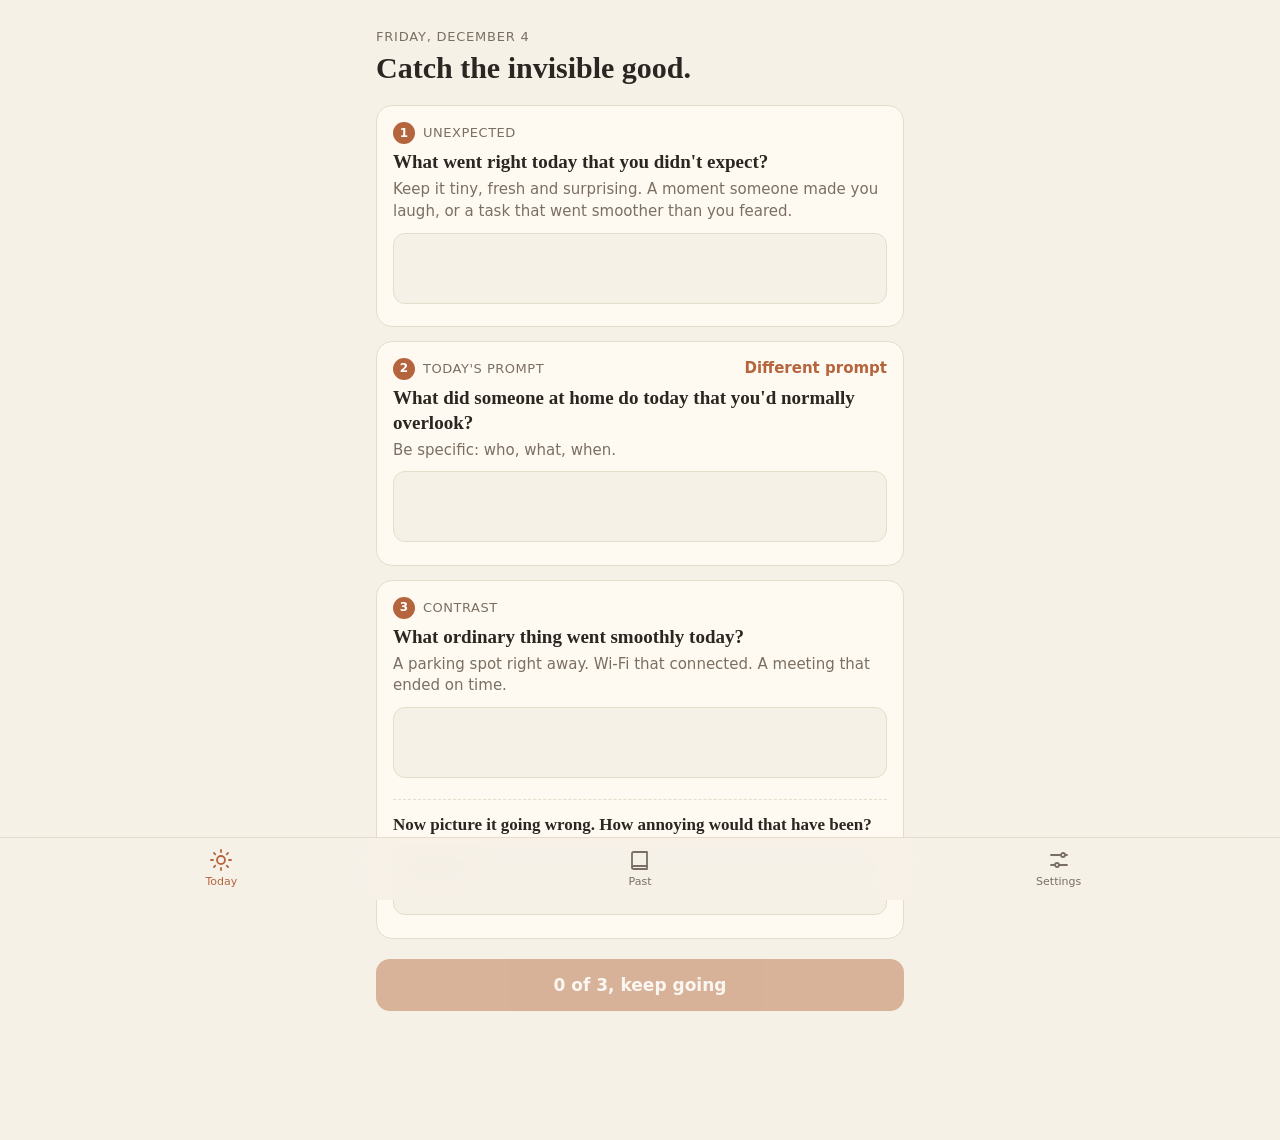
<file: index.html>
<!doctype html>
<html lang="en">
<head>
  <meta charset="utf-8">
  <meta name="viewport" content="width=device-width, initial-scale=1, viewport-fit=cover">
  <title>Invisible Good</title>
  <meta name="description" content="A tiny gratitude journal for catching the invisible good hiding in plain sight.">
  <meta name="theme-color" content="#f6f1e7" media="(prefers-color-scheme: light)">
  <meta name="theme-color" content="#1c1916" media="(prefers-color-scheme: dark)">
  <meta name="apple-mobile-web-app-capable" content="yes">
  <meta name="mobile-web-app-capable" content="yes">
  <meta name="apple-mobile-web-app-status-bar-style" content="default">
  <meta name="apple-mobile-web-app-title" content="Good">
  <link rel="apple-touch-icon" href="icons/icon-180.png">
  <link rel="icon" href="icons/icon.svg" type="image/svg+xml">
  <link rel="manifest" href="manifest.webmanifest">
  <link rel="stylesheet" href="styles.css">
</head>
<body>
  <main id="app">

    <section class="view" data-view="today" aria-labelledby="today-title">
      <header class="page-header">
        <p class="eyebrow" id="today-date"></p>
        <h1 id="today-title">Catch the invisible good.</h1>
      </header>

      <div id="install-banner" class="banner" hidden>
        <p><strong>Install it:</strong> tap <span class="kbd">Share</span> then <span class="kbd">Add to Home Screen</span>. It'll open like an app and work offline.</p>
        <button type="button" class="link" data-dismiss="install">Dismiss</button>
      </div>

      <div id="backup-banner" class="banner" hidden>
        <p>Your entries live only on this phone. <button type="button" class="link" data-action="export">Back them up now</button>.</p>
      </div>

      <div id="editing-banner" class="banner" hidden>
        <p>Editing <strong id="editing-date"></strong>.</p>
        <button type="button" class="link" data-action="back-to-today">Back to today</button>
      </div>

      <ol id="slots" class="slots"></ol>

      <div class="actions">
        <button type="button" id="done-btn" class="primary" disabled>Save today's three</button>
        <p id="save-status" class="status" aria-live="polite"></p>
      </div>

      <div id="done-panel" class="done-panel" hidden>
        <p class="done-title">Three good things, caught.</p>
        <p id="done-count" class="muted"></p>
      </div>

      <aside id="resurface" class="resurface" hidden aria-labelledby="resurface-label">
        <p class="eyebrow" id="resurface-label">From your past</p>
        <p class="resurface-when" id="resurface-when"></p>
        <blockquote id="resurface-text"></blockquote>
        <p class="resurface-reflection" id="resurface-reflection" hidden></p>
        <button type="button" class="link" data-action="resurface-next">Show another</button>
      </aside>
    </section>

    <section class="view" data-view="past" aria-labelledby="past-title" hidden>
      <header class="page-header">
        <p class="eyebrow" id="past-count"></p>
        <h1 id="past-title">Past entries</h1>
      </header>
      <label class="search">
        <span class="visually-hidden">Search entries</span>
        <input type="search" id="search" placeholder="Search your good things" autocomplete="off">
      </label>
      <div id="past-list"></div>
      <p id="past-empty" class="empty" hidden>Nothing here yet. Your first entry will show up here.</p>
    </section>

    <section class="view" data-view="settings" aria-labelledby="settings-title" hidden>
      <header class="page-header">
        <p class="eyebrow">Settings</p>
        <h1 id="settings-title">Make it a habit</h1>
      </header>

      <div class="card">
        <h2>Daily reminder</h2>
        <p class="muted">A home-screen web app can't reliably send its own notifications on iPhone, so this adds a repeating event with an alert to your Calendar instead.</p>
        <label class="field">
          <span>Remind me at</span>
          <select id="reminder-time"></select>
        </label>
        <button type="button" class="secondary" data-action="share-reminder">Add daily reminder to Calendar</button>
        <ol class="steps small">
          <li>Tap the button, then choose <strong>Save to Files</strong>.</li>
          <li>Open the <strong>Files</strong> app and tap <strong>invisible-good-reminder</strong>.</li>
          <li>Tap <strong>Add All</strong>.</li>
        </ol>
        <p class="muted small">It starts from the next time you picked and stays at that time through daylight saving changes. To change the time, delete the old event in Calendar and add a new one.</p>
        <details>
          <summary>Prefer a Shortcuts automation?</summary>
          <ol class="steps">
            <li>Open the <strong>Shortcuts</strong> app, then tap <strong>Automation</strong>, then <strong>+</strong>.</li>
            <li>Choose <strong>Time of Day</strong>, pick your time, set it to <strong>Daily</strong> and <strong>Run Immediately</strong>.</li>
            <li>Add the action <strong>Open App</strong> and pick <strong>Good</strong>, the icon you added to your Home Screen.</li>
          </ol>
          <p class="muted">That opens the journal automatically each day. The Calendar reminder is gentler because it only nudges you.</p>
        </details>
      </div>

      <div class="card">
        <h2>Backup</h2>
        <p class="muted">Entries are stored only on this device and are never uploaded. Export a backup and save it to Files or iCloud Drive now and then.</p>
        <p id="last-backup" class="muted"></p>
        <div class="button-row">
          <button type="button" class="secondary" data-action="export">Export backup</button>
          <button type="button" class="secondary" data-action="import">Restore from backup</button>
        </div>
        <input type="file" id="import-file" accept="application/json,.json" hidden>
      </div>

      <div class="card">
        <h2>Why this works</h2>
        <p class="muted">Health, family, a roof over your head. Those answers aren't wrong, they're just too big to feel anything. Real gratitude lives somewhere smaller: a moment someone made you laugh, a task that went smoother than you feared, a parking spot right away.</p>
        <p class="muted">Your brain already spends most of its time scanning for problems. Specific gratitude turns that lens around.</p>
      </div>

      <div class="card danger-zone">
        <h2>Delete everything</h2>
        <p class="muted">Permanently removes every entry from this device. Export a backup first if you might want them back.</p>
        <button type="button" class="danger" data-action="wipe">Delete all entries</button>
      </div>
    </section>

  </main>

  <nav class="tabbar" aria-label="Sections">
    <button type="button" data-tab="today" aria-current="page">
      <svg viewBox="0 0 24 24" aria-hidden="true"><circle cx="12" cy="12" r="4"/><path d="M12 2v2M12 20v2M4.9 4.9l1.4 1.4M17.7 17.7l1.4 1.4M2 12h2M20 12h2M4.9 19.1l1.4-1.4M17.7 6.3l1.4-1.4"/></svg>
      <span>Today</span>
    </button>
    <button type="button" data-tab="past">
      <svg viewBox="0 0 24 24" aria-hidden="true"><path d="M4 5.5A1.5 1.5 0 0 1 5.5 4H19v14H5.5A1.5 1.5 0 0 0 4 19.5z"/><path d="M4 19.5A1.5 1.5 0 0 0 5.5 21H19v-3"/></svg>
      <span>Past</span>
    </button>
    <button type="button" data-tab="settings">
      <svg viewBox="0 0 24 24" aria-hidden="true"><path d="M4 7h10M18 7h2M4 17h4M12 17h8"/><circle cx="16" cy="7" r="2"/><circle cx="10" cy="17" r="2"/></svg>
      <span>Settings</span>
    </button>
  </nav>

  <div id="toast" class="toast" role="status" aria-live="polite" hidden></div>

  <template id="slot-template">
    <li class="slot">
      <div class="slot-head">
        <span class="slot-num"></span>
        <span class="slot-label"></span>
        <button type="button" class="link shuffle" hidden aria-label="Different prompt">Different prompt</button>
      </div>
      <label class="slot-question"></label>
      <p class="slot-hint"></p>
      <textarea class="slot-text" rows="2" enterkeyhint="done"></textarea>
      <p class="nudge" hidden></p>
      <div class="reflection" hidden>
        <label class="reflection-question"></label>
        <textarea class="slot-reflection" rows="2" enterkeyhint="done" placeholder="Optional"></textarea>
      </div>
    </li>
  </template>

  <script src="app.js"></script>
</body>
</html>
</file>
<file: styles.css>
:root {
  --bg: #f6f1e7;
  --card: #fffaf1;
  --ink: #2b2622;
  --muted: #7a6f63;
  --line: #e6dccb;
  --accent: #b5653d;
  --accent-ink: #ffffff;
  --accent-soft: #f3e2d4;
  --nudge: #8a5a1f;
  --nudge-bg: #fbeed8;
  --danger: #a33a2a;
  --serif: ui-serif, "New York", "Iowan Old Style", Georgia, serif;
  --sans: -apple-system, BlinkMacSystemFont, "SF Pro Text", system-ui, sans-serif;
  --radius: 16px;
  --tabbar-h: 58px;
  color-scheme: light dark;
}

@media (prefers-color-scheme: dark) {
  :root {
    --bg: #1c1916;
    --card: #26221e;
    --ink: #ece4d6;
    --muted: #a3978a;
    --line: #3a342d;
    --accent: #d98c62;
    --accent-ink: #1c1916;
    --accent-soft: #3a2b21;
    --nudge: #f0c68a;
    --nudge-bg: #3a2e1d;
    --danger: #e37a67;
  }
}

* { box-sizing: border-box; }

html { -webkit-text-size-adjust: 100%; }

body {
  margin: 0;
  background: var(--bg);
  color: var(--ink);
  font-family: var(--sans);
  font-size: 17px;
  line-height: 1.45;
  -webkit-tap-highlight-color: transparent;
}

main {
  max-width: 560px;
  margin: 0 auto;
  padding:
    calc(env(safe-area-inset-top) + 20px)
    calc(env(safe-area-inset-right) + 16px)
    calc(env(safe-area-inset-bottom) + var(--tabbar-h) + 32px)
    calc(env(safe-area-inset-left) + 16px);
}

[hidden] { display: none !important; }

.visually-hidden {
  position: absolute; width: 1px; height: 1px; overflow: hidden;
  clip: rect(0 0 0 0); white-space: nowrap;
}

/* Headers */
.page-header { margin: 8px 0 20px; }
.eyebrow {
  margin: 0 0 4px;
  font-size: 13px;
  letter-spacing: 0.06em;
  text-transform: uppercase;
  color: var(--muted);
}
h1 {
  margin: 0;
  font-family: var(--serif);
  font-weight: 600;
  font-size: 30px;
  line-height: 1.15;
}
h2 {
  margin: 0 0 6px;
  font-family: var(--serif);
  font-size: 20px;
  font-weight: 600;
}
.muted { color: var(--muted); }

/* Banners */
.banner {
  display: flex;
  gap: 12px;
  align-items: baseline;
  justify-content: space-between;
  background: var(--accent-soft);
  border-radius: 12px;
  padding: 10px 14px;
  margin-bottom: 14px;
  font-size: 15px;
}
.banner p { margin: 0; }
.kbd {
  font-weight: 600;
  white-space: nowrap;
}

/* Slots */
.slots {
  list-style: none;
  margin: 0;
  padding: 0;
  display: grid;
  gap: 14px;
}
.slot, .card, .resurface, .done-panel, .entry {
  background: var(--card);
  border: 1px solid var(--line);
  border-radius: var(--radius);
  padding: 16px;
}
.slot-head {
  display: flex;
  align-items: center;
  gap: 8px;
  margin-bottom: 6px;
}
.slot-num {
  display: inline-grid;
  place-items: center;
  width: 22px; height: 22px;
  border-radius: 50%;
  background: var(--accent);
  color: var(--accent-ink);
  font-size: 12px;
  font-weight: 700;
}
.slot-label {
  font-size: 13px;
  letter-spacing: 0.04em;
  text-transform: uppercase;
  color: var(--muted);
  flex: 1;
}
.slot-question, .reflection-question {
  display: block;
  font-family: var(--serif);
  font-size: 19px;
  font-weight: 600;
  line-height: 1.3;
}
.reflection-question { font-size: 17px; }
.slot-hint {
  margin: 4px 0 10px;
  color: var(--muted);
  font-size: 15px;
}
.reflection {
  margin-top: 14px;
  padding-top: 14px;
  border-top: 1px dashed var(--line);
}
.reflection textarea { margin-top: 8px; }

textarea, input[type="search"], select {
  width: 100%;
  font: inherit;
  font-size: 17px; /* ≥16px stops iOS zooming on focus */
  color: var(--ink);
  background: var(--bg);
  border: 1px solid var(--line);
  border-radius: 12px;
  padding: 10px 12px;
  -webkit-appearance: none;
  appearance: none;
}
textarea {
  resize: none;
  min-height: 64px;
  overflow: hidden;
  font-family: var(--serif);
}
textarea:focus, input:focus {
  outline: 2px solid var(--accent);
  outline-offset: 1px;
  border-color: transparent;
}

.nudge {
  margin: 10px 0 0;
  padding: 10px 12px;
  border-radius: 10px;
  background: var(--nudge-bg);
  color: var(--nudge);
  font-size: 15px;
}

/* Buttons */
button { font: inherit; cursor: pointer; }
.primary, .secondary, .danger {
  display: block;
  text-align: center;
  text-decoration: none;
  border: 0;
  border-radius: 14px;
  padding: 14px 18px;
  font-size: 17px;
  font-weight: 600;
  width: 100%;
}
.primary { background: var(--accent); color: var(--accent-ink); }
.primary:disabled { opacity: 0.45; cursor: default; }
.secondary { background: var(--accent-soft); color: var(--ink); }
.danger { background: transparent; color: var(--danger); border: 1px solid var(--danger); }
.link {
  background: none;
  border: 0;
  padding: 0;
  color: var(--accent);
  font-weight: 600;
  font-size: 15px;
}
.button-row { display: grid; gap: 10px; }

.actions { margin: 20px 0 14px; }
.status {
  min-height: 1.2em;
  margin: 8px 0 0;
  text-align: center;
  font-size: 14px;
  color: var(--muted);
}

.done-panel {
  text-align: center;
  margin-bottom: 14px;
  background: var(--accent-soft);
  border-color: transparent;
}
.done-title {
  margin: 0;
  font-family: var(--serif);
  font-size: 22px;
  font-weight: 600;
}
.done-panel .muted { margin: 4px 0 0; }

/* Resurface */
.resurface .eyebrow { margin-bottom: 2px; }
.resurface-when { margin: 0 0 8px; font-size: 14px; color: var(--muted); }
.resurface blockquote {
  margin: 0 0 8px;
  font-family: var(--serif);
  font-size: 20px;
  line-height: 1.35;
}
.resurface-reflection {
  margin: 0 0 10px;
  font-family: var(--serif);
  font-style: italic;
  color: var(--muted);
}

/* Past */
.search { display: block; margin-bottom: 16px; }
.month {
  margin: 22px 0 8px;
  font-size: 13px;
  letter-spacing: 0.06em;
  text-transform: uppercase;
  color: var(--muted);
}
.entry { margin-bottom: 10px; }
.entry-head {
  display: flex;
  justify-content: space-between;
  align-items: baseline;
  margin-bottom: 8px;
}
.entry-date { font-weight: 600; }
.entry ol { margin: 0; padding-left: 20px; }
.entry li { margin-bottom: 8px; }
.entry li:last-child { margin-bottom: 0; }
.entry-q { display: block; font-size: 13px; color: var(--muted); }
.entry-a { font-family: var(--serif); font-size: 17px; }
.entry-r { display: block; font-family: var(--serif); font-style: italic; color: var(--muted); font-size: 15px; }
.entry-draft { font-size: 13px; color: var(--muted); font-weight: 400; }
mark { background: var(--nudge-bg); color: inherit; border-radius: 3px; }
.empty { color: var(--muted); text-align: center; margin-top: 40px; }

/* Settings */
.card { margin-bottom: 14px; }
.card p { margin: 0 0 12px; font-size: 15px; }
.field {
  display: flex;
  align-items: center;
  justify-content: space-between;
  gap: 12px;
  margin-bottom: 12px;
}
.field select { width: auto; min-width: 130px; }
.card p.small { font-size: 13px; margin: 10px 0 0; }
details { margin-top: 14px; font-size: 15px; }
summary { color: var(--accent); font-weight: 600; cursor: pointer; }
.steps { padding-left: 20px; margin: 10px 0; }
.steps li { margin-bottom: 6px; }
.steps.small { font-size: 15px; margin: 12px 0 0; }

/* Tab bar */
.tabbar {
  position: fixed;
  left: 0; right: 0; bottom: 0;
  display: flex;
  justify-content: space-around;
  padding: 6px 12px calc(env(safe-area-inset-bottom) + 6px);
  background: color-mix(in srgb, var(--bg) 88%, transparent);
  -webkit-backdrop-filter: blur(14px);
  backdrop-filter: blur(14px);
  border-top: 1px solid var(--line);
}
.tabbar button {
  flex: 1;
  max-width: 140px;
  display: grid;
  justify-items: center;
  gap: 2px;
  background: none;
  border: 0;
  padding: 4px 0;
  color: var(--muted);
  font-size: 11px;
  font-weight: 500;
}
.tabbar svg {
  width: 24px; height: 24px;
  fill: none;
  stroke: currentColor;
  stroke-width: 1.8;
  stroke-linecap: round;
  stroke-linejoin: round;
}
.tabbar button[aria-current="page"] { color: var(--accent); }

/* Toast */
.toast {
  position: fixed;
  left: 50%;
  bottom: calc(env(safe-area-inset-bottom) + var(--tabbar-h) + 18px);
  transform: translateX(-50%);
  max-width: calc(100% - 32px);
  background: var(--ink);
  color: var(--bg);
  padding: 10px 16px;
  border-radius: 12px;
  font-size: 15px;
  box-shadow: 0 6px 24px rgb(0 0 0 / 0.18);
}

@media (prefers-reduced-motion: no-preference) {
  .done-panel:not([hidden]) { animation: rise 0.35s ease-out; }
  @keyframes rise { from { opacity: 0; transform: translateY(6px); } }
}
</file>
